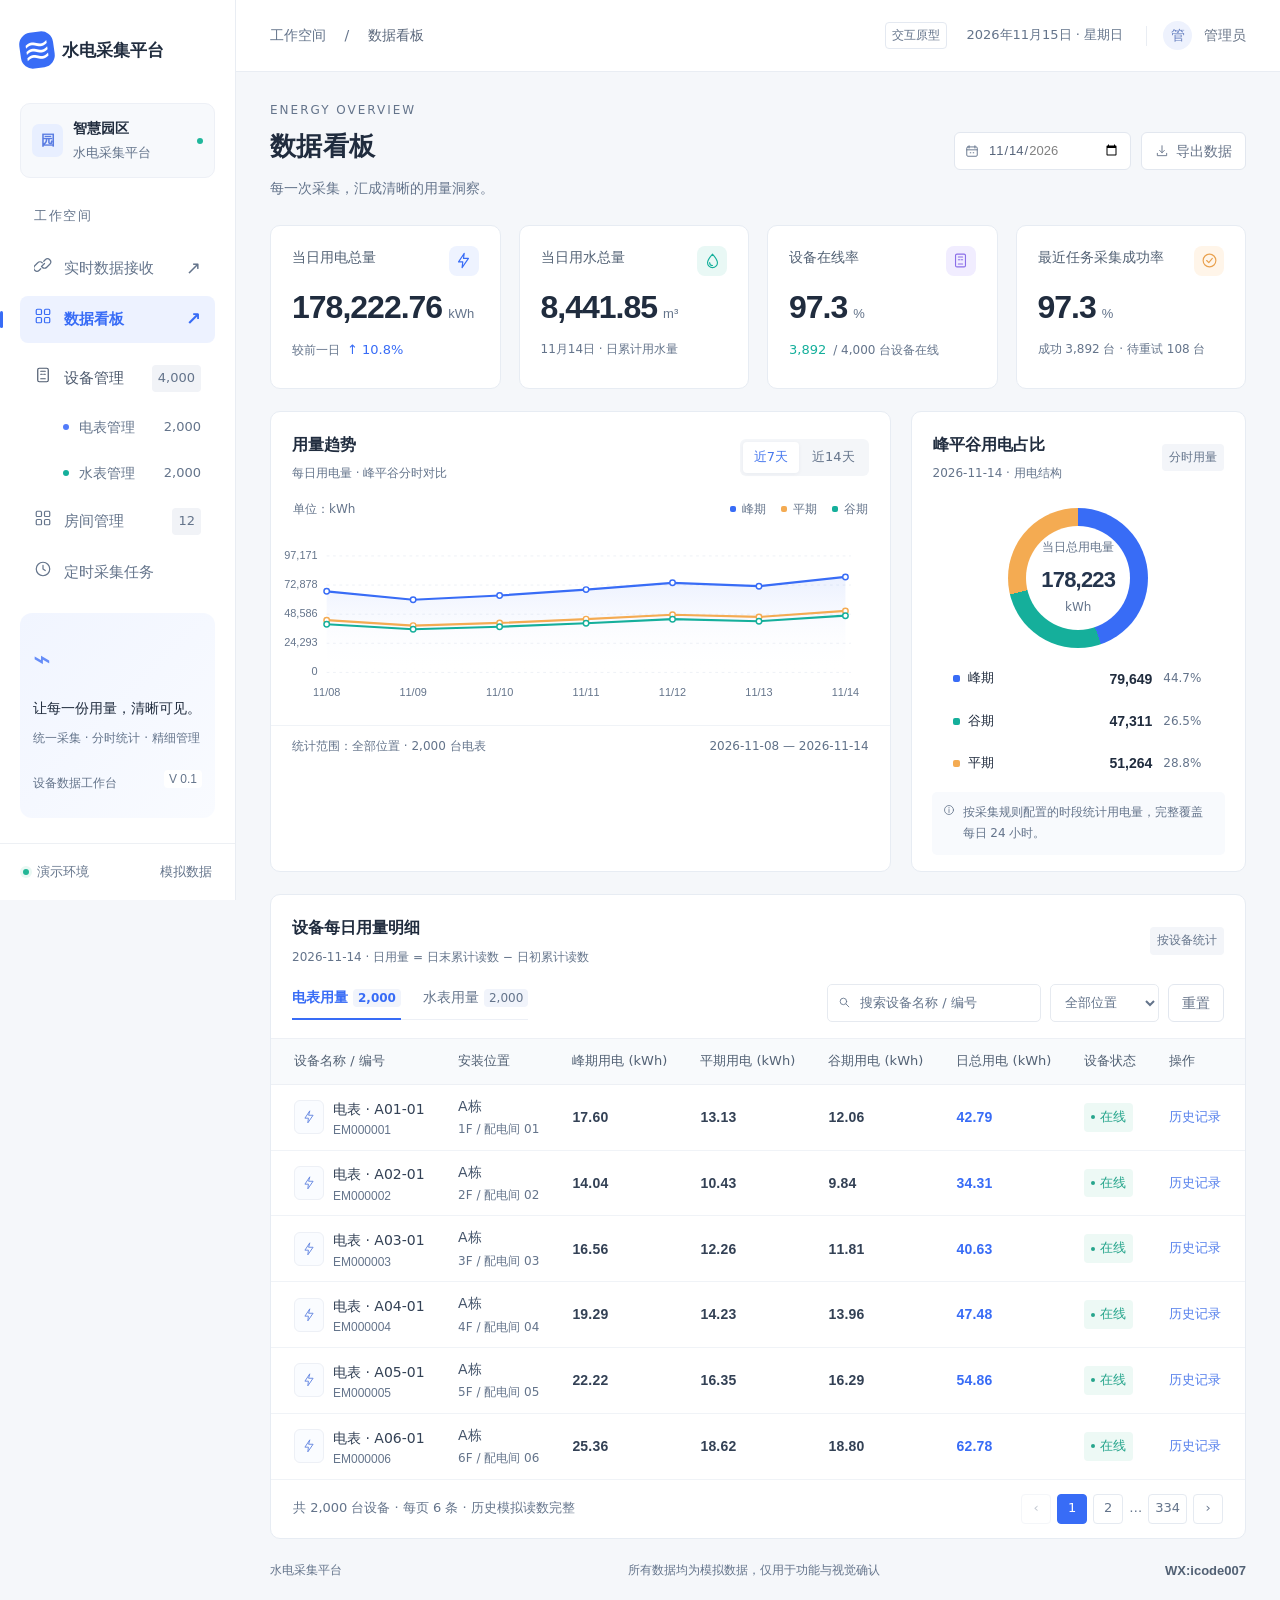
<file: index.html>
<!doctype html>
<html lang="zh-CN">
<head>
  <meta charset="UTF-8">
  <meta name="viewport" content="width=device-width,initial-scale=1">
  <title>水电采集平台</title>
  <link rel="stylesheet" href="styles.css">
</head>
<body>
  <aside class="sidebar">
    <a class="brand" href="#dashboard"><span class="brand-mark">≋</span><span>水电采集平台</span></a>
    <div class="workspace"><span class="workspace-icon">园</span><div>智慧园区<span>水电采集平台</span></div><span class="workspace-dot"></span></div>
    <div class="nav-label">工作空间</div>
    <nav>
      <a href="live.html" class="nav-item"><i data-icon="link"></i>实时数据接收<span class="nav-arrow">↗</span></a>
      <button data-page="dashboard" class="nav-item active"><i data-icon="grid"></i>数据看板<span class="nav-arrow">↗</span></button>
      <div class="nav-group"><i data-icon="device"></i>设备管理<span class="nav-count">4,000</span></div>
      <button data-page="electric" class="nav-item sub"><span class="small-dot electric"></span>电表管理<span class="sub-count">2,000</span></button>
      <button data-page="water" class="nav-item sub"><span class="small-dot water"></span>水表管理<span class="sub-count">2,000</span></button>
      <button data-page="rooms" class="nav-item"><i data-icon="grid"></i>房间管理<span class="nav-count" id="rooms-count">12</span></button>
      <button data-page="tasks" class="nav-item"><i data-icon="clock"></i>定时采集任务</button>
    </nav>
    <div class="sidebar-note"><div class="note-icon">⌁</div><b>让每一份用量，清晰可见。</b><p>统一采集 · 分时统计 · 精细管理</p><span>设备数据工作台 <span class="version">V 0.1</span></span></div>
    <div class="sidebar-bottom"><span class="pulse"></span>演示环境<span>模拟数据</span></div>
  </aside>
  <div class="app-shell">
    <header class="topbar"><div class="breadcrumb">工作空间 <span>/</span> <b id="breadcrumb">数据看板</b></div><div class="topbar-right"><span class="demo-label">交互原型</span><span class="today">2026年11月15日 · 星期日</span><span class="topbar-divider"></span><span class="avatar">管</span><span>管理员</span></div></header>
    <main id="main"></main>
    <footer><span>水电采集平台</span><span>所有数据均为模拟数据，仅用于功能与视觉确认</span><span class="design-credit">WX:icode007</span></footer>
  </div>
  <div id="modal-root"></div><div id="toast" role="status"></div>
  <script src="history.js"></script>
  <script src="rooms-model.js"></script>
  <script src="rooms.js"></script>
  <script src="app.js"></script>
</body>
</html>
</file>
<file: styles.css>
:root{--font-ui:"Microsoft YaHei","PingFang SC","Noto Sans CJK SC",system-ui,"Segoe UI",Arial,sans-serif;--font-number:"Segoe UI",Arial,"Microsoft YaHei",sans-serif;--bg:#f5f7fa;--text:#202c3e;--muted:#8b95a5;--line:#edf0f4;--blue:#386cf6;--teal:#15af9b;--orange:#f4ab52;--side:236px}*{box-sizing:border-box}body{margin:0;background:var(--bg);font:15px/1.6 var(--font-ui);color:var(--text)}button,input,select{font:inherit}button,a,input,select{outline-offset:4px}button{cursor:pointer}button{transition:background .15s,box-shadow .15s}a{color:inherit;text-decoration:none}.sidebar{position:fixed;inset:0 auto 0 0;width:var(--side);background:#fff;border-right:1px solid #e9edf3;padding:32px 20px 0;display:flex;flex-direction:column;z-index:20}.brand{display:flex;align-items:center;gap:11px;padding:0 12px;font-size:25px;letter-spacing:3px;font-weight:700}.brand-mark{width:40px;height:40px;border-radius:12px;background:var(--blue);color:white;display:grid;place-items:center;font-size:40px;line-height:1;font-weight:400;letter-spacing:0;transform:rotate(-8deg)}.brand-en{display:block;font-size:12px;letter-spacing:2px;margin-top:2px;color:#64748b}.workspace{display:flex;align-items:center;gap:10px;background:#f7f9fc;border:1px solid #edf0f6;border-radius:10px;padding:13px 11px;margin:35px 0 28px;font-size:14px;font-weight:600}.workspace-icon{background:#e8efff;color:#587be2;border-radius:7px;width:31px;height:33px;display:grid;place-items:center;font-size:14px}.workspace div span{display:block;font-size:13px;color:#64748b;margin-top:4px;font-weight:400}.workspace-dot{margin-left:auto;width:6px;height:6px;background:#20b79c;border-radius:50%}.nav-label{color:#64748b;font-size:13px;letter-spacing:1.5px;padding:0 14px;margin-bottom:14px}.nav-item,.nav-group{width:100%;display:flex;align-items:center;text-align:left;gap:12px;border:0;background:none;color:#64748b;height:47px;padding:0 14px;font-size:15px;border-radius:8px;margin:4px 0}.nav-item:hover{background:#f5f7fc}.nav-item.active{background:#edf2ff;color:var(--blue);font-weight:600}.nav-item.active:before{content:'';width:3px;background:var(--blue);height:17px;border-radius:2px;position:absolute;left:0}.nav-item svg,.nav-group svg{width:18px;height:18px}.nav-arrow{margin-left:auto;font-size:18px}.nav-group{margin-top:12px;color:#4c596d}.nav-count{font-size:13px;background:#f1f3f7;color:#64748b;padding:3px 6px;border-radius:4px;margin-left:auto}.nav-item.sub{padding-left:43px;font-size:14px;height:42px;gap:10px}.small-dot{width:6px;height:6px;border-radius:50%;background:#527cfa}.small-dot.water{background:var(--teal)}.sub-count{margin-left:auto;font-size:13px;color:#64748b}.sidebar-note{margin-top:auto;padding:22px 13px 24px;background:linear-gradient(135deg,#f1f5ff,#f9fbff);border-radius:12px;position:relative;margin-bottom:25px}.note-icon{font-size:30px;color:#668df8;margin-bottom:13px}.sidebar-note b{font-size:14px;font-weight:500}.sidebar-note p{font-size:12px;color:#64748b;margin:9px 0 22px}.sidebar-note>span{font-size:12px;color:#64748b}.version{float:right;font:12px var(--font-number);background:white;padding:2px 5px;border-radius:4px}.sidebar-bottom{margin:0 -20px;border-top:1px solid var(--line);height:57px;display:flex;align-items:center;gap:8px;padding:0 23px;font-size:13px;color:#64748b}.sidebar-bottom>span:last-child{margin-left:auto;color:#64748b}.pulse{width:6px;height:6px;background:#22b696;border-radius:50%;box-shadow:0 0 0 3px #e9f8f3}.app-shell{margin-left:var(--side)}.topbar{height:72px;background:#fff;border-bottom:1px solid #e9edf3;padding:0 34px;display:flex;align-items:center;justify-content:space-between}.breadcrumb{font-size:14px;color:#64748b}.breadcrumb span{margin:0 14px;color:#64748b}.breadcrumb b{font-weight:500;color:#5b687c}.topbar-right{display:flex;align-items:center;gap:12px;font-size:14px;color:#697588}.demo-label{font-size:12px;color:#64748b;border:1px solid #e4e9f1;padding:3px 6px;border-radius:4px}.today{font-size:13px;color:#64748b;margin:0 7px}.topbar-divider{height:20px;width:1px;background:#e9edf3;margin:0 4px}.avatar{display:grid;place-items:center;width:29px;height:29px;border-radius:50%;background:#eef2fd;color:#6881c0;font-size:14px}main{padding:29px 34px 0;max-width:1800px;margin:auto;min-height:calc(100vh - 124px)}.page-heading{display:flex;align-items:center;justify-content:space-between;margin-bottom:24px}.eyebrow{font-size:12px;letter-spacing:2px;color:#64748b;margin-bottom:6px}.page-heading h1{font-size:24px;letter-spacing:.4px;margin:0;font-weight:600}.page-heading p{font-size:14px;color:#64748b;margin:9px 0 0}.page-actions{display:flex;align-items:center;gap:10px}.btn{border:1px solid #e2e7ef;background:white;border-radius:6px;min-height:34px;padding:0 13px;display:inline-flex;align-items:center;justify-content:center;gap:7px;color:#677489;font-size:14px;white-space:nowrap}.btn:hover{background:#f5f7fc}.btn.primary{background:var(--blue);border-color:var(--blue);color:#fff;box-shadow:0 3px 7px #386cf619}.btn.primary:hover{background:#285ce3}.btn svg{width:14px;height:14px}.date-control{display:flex;align-items:center;gap:8px;border:1px solid #e2e7ef;border-radius:6px;background:white;padding:0 10px;height:34px;font-size:14px;color:#647186}.date-control input{border:0;width:112px;font:14px var(--font-number);color:#56647a;background:none}.date-control svg{width:14px;height:14px;color:#64748b}.summary-grid{display:grid;grid-template-columns:repeat(4,1fr);gap:18px;margin-bottom:22px}.summary-card{background:#fff;border:1px solid #e7ecf3;border-radius:10px;padding:20px 21px 16px;position:relative;overflow:hidden;min-height:146px}.summary-top{display:flex;align-items:center;justify-content:space-between;font-size:14px;color:#64748b}.stat-icon{width:30px;height:30px;border-radius:8px;display:grid;place-items:center;background:#eef3ff;color:var(--blue)}.stat-icon svg{width:17px;height:17px}.stat-icon.teal{background:#e9f8f5;color:var(--teal)}.stat-icon.purple{background:#f1edff;color:#8b6fe8}.stat-icon.orange{background:#fff5e9;color:#e9a04d}.stat-value{font-size:29px;font-weight:700;letter-spacing:-1px;margin:8px 0 13px;line-height:1.2}.stat-value small{font-size:14px;font-weight:400;letter-spacing:0;margin-left:7px;color:#64748b}.stat-foot{display:flex;align-items:center;gap:7px;font-size:12px;color:#64748b}.stat-foot b{color:var(--teal);font-size:13px;font-weight:500}.stat-foot .down{color:var(--blue)}.stat-spark{position:absolute;right:20px;bottom:17px;width:64px;height:24px}.dashboard-main{display:grid;grid-template-columns:minmax(0,1.85fr) minmax(300px,1fr);gap:20px;margin-bottom:22px}.panel{border:1px solid #e7ecf3;background:white;border-radius:10px;overflow:hidden}.panel-head{display:flex;justify-content:space-between;align-items:center;padding:20px 21px 0;gap:12px}.panel-title{font-size:15px;font-weight:600}.panel-subtitle{font-size:12px;color:#64748b;margin-top:6px}.segmented{display:flex;background:#f4f6f9;padding:3px;border-radius:6px;gap:2px}.segmented button{border:0;background:none;font-size:13px;padding:5px 11px;border-radius:4px;color:#64748b}.segmented button.selected{background:white;box-shadow:0 1px 4px #15264b0d;color:#4778ee}.legend{display:flex;gap:15px;align-items:center;font-size:12px;color:#64748b}.legend span{display:inline-flex;gap:6px;align-items:center}.legend i{width:6px;height:6px;border-radius:2px;background:var(--blue)}.legend i.teal{background:var(--teal)}.legend i.orange{background:var(--orange)}.chart-meta{display:flex;align-items:center;justify-content:space-between;padding:16px 22px 0;font-size:12px;color:#64748b}.trend-chart{height:206px;padding:8px 15px 10px 12px}.trend-chart svg{width:100%;height:100%;overflow:visible}.chart-axis{font:12px var(--font-number);fill:#64748b}.chart-grid{stroke:#edf0f5;stroke-dasharray:3 4}.chart-caption{border-top:1px solid #f0f3f7;padding:11px 21px;display:flex;justify-content:space-between;color:#64748b;font-size:12px}.chart-caption b{font-weight:500;color:#607188}.period-content{display:flex;align-items:center;gap:20px;padding:24px 24px 17px}.donut{width:140px;height:140px;flex-shrink:0;position:relative;border-radius:50%;background:conic-gradient(var(--blue) 0 44%,var(--teal) 44% 77%,var(--orange) 77% 100%)}.donut:after{content:'';position:absolute;inset:18px;background:#fff;border-radius:50%}.donut-center{position:absolute;inset:0;z-index:1;display:flex;align-items:center;justify-content:center;flex-direction:column;font-size:12px;color:#64748b}.donut-center b{font-size:22px;color:#25354d;font-weight:700;margin:5px 0 1px;letter-spacing:-.8px}.period-legend{flex:1;display:grid;gap:20px}.period-row{display:flex;align-items:center;font-size:13px;gap:8px;white-space:nowrap}.period-row i{height:7px;width:7px;border-radius:2px}.period-row strong{font-size:14px;font-weight:600;margin-left:auto}.period-row small{font-size:12px;color:#64748b;margin-left:3px;min-width:27px}.period-note{margin:0 20px 16px;padding:10px 11px;border-radius:5px;background:#f8fafd;color:#64748b;font-size:12px;line-height:1.8;display:flex;gap:8px}.period-note svg{width:12px;height:12px;flex-shrink:0;margin-top:2px}.table-panel .panel-head{padding-bottom:17px}.table-toolbar{display:flex;justify-content:space-between;align-items:center;padding:0 21px 16px;gap:14px}.tabs{display:flex;gap:22px;border-bottom:1px solid #edf0f6}.tabs button{border:0;background:none;padding:0 0 11px;color:#64748b;font-size:14px;position:relative}.tabs button.selected{color:var(--blue);font-weight:600}.tabs button.selected:after{content:'';position:absolute;bottom:-1px;left:0;right:0;height:2px;background:var(--blue)}.tabs button span{font-size:12px;background:#f1f4fb;padding:2px 5px;border-radius:4px;margin-left:5px}.filters{display:flex;align-items:center;gap:9px}.search{display:flex;align-items:center;gap:7px;border:1px solid #e6eaf0;border-radius:5px;padding:0 10px;height:31px;color:#64748b;background:#fff}.search svg{width:13px;height:13px}.search input{border:0;background:none;width:145px;font-size:13px;outline:none;color:#647186}.search input::placeholder{color:#64748b}select{border:1px solid #e6eaf0;border-radius:5px;height:31px;padding:0 25px 0 10px;color:#64748b;font-size:13px;background:#fff}table{border-collapse:collapse;width:100%;font-size:13px;white-space:nowrap}th{font-weight:400;color:#64748b;background:#f8fafc;text-align:left;height:38px;padding:0 16px;border-top:1px solid #edf0f5;border-bottom:1px solid #edf0f5}td{height:51px;border-bottom:1px solid #f0f3f7;padding:0 16px;color:#68768a}th:first-child,td:first-child{padding-left:23px}th:last-child,td:last-child{padding-right:23px}tbody tr:hover{background:#fbfcff}.table-wrap{overflow-x:auto}.device-cell{display:flex;align-items:center;gap:9px}.device-cell .mini-icon{width:27px;height:29px;display:grid;place-items:center;border:1px solid #edf0f6;border-radius:6px;color:#6386e0;background:#fafcff}.device-cell .mini-icon svg{width:14px;height:14px}.device-cell b{display:block;font-size:13px;color:#4c5c73;font-weight:500}.device-cell small{font:12px var(--font-number);color:#64748b;display:block;margin-top:3px}.number{font-family:var(--font-number);font-weight:600;color:#52637c;letter-spacing:.2px}.status{display:inline-flex;align-items:center;gap:5px;font-size:12px;color:#26a58c;background:#edf9f5;padding:4px 7px;border-radius:4px}.status:before{content:'';width:4px;height:4px;border-radius:50%;background:currentColor}.status.offline{color:#64748b;background:#f1f3f6}.status.warn{color:#d99a40;background:#fff7e9}.text-button{border:0;background:none;color:#5680ec;font-size:13px;padding:4px 0}.text-button+.text-button{margin-left:12px}.pagination{display:flex;align-items:center;justify-content:space-between;padding:14px 22px;color:#64748b;font-size:12px}.page-buttons{display:flex;align-items:center;gap:6px}.page-buttons button{height:25px;min-width:25px;padding:0 6px;border:1px solid #e5eaf1;border-radius:4px;color:#64748b;background:white;font-size:13px}.page-buttons button.current{background:var(--blue);color:#fff;border-color:var(--blue)}.page-buttons button:disabled{opacity:.4;cursor:default}footer{padding:22px 34px;display:flex;justify-content:space-between;color:#64748b;font-size:12px;max-width:1800px;margin:auto}.list-stats{display:flex;gap:30px;align-items:center;background:#fff;border:1px solid #e7ecf3;padding:21px 25px;border-radius:9px;margin-bottom:20px}.list-stat{flex:1;border-right:1px solid var(--line)}.list-stat:last-child{border:0}.list-stat>span{color:#64748b;font-size:13px}.list-stat b{font-size:23px;margin-left:16px;font-weight:700}.list-stat small{font-size:13px;color:#64748b;margin-left:5px}.list-panel .table-toolbar{padding-top:18px}.section-hint{font-size:13px;color:#64748b}.task-intro{display:flex;align-items:center;gap:11px;padding:13px 17px;background:#eef3ff;border:1px solid #e1e9fc;color:#6581bd;border-radius:7px;font-size:14px;margin-bottom:20px;line-height:1.8}.task-intro svg{width:17px;height:17px;flex-shrink:0}.rule-cell b{font-weight:500;color:#4e5e76;display:block;font-size:14px}.rule-cell small{display:block;font-size:12px;color:#64748b;margin-top:5px}.switch{background:#ccd3df;border:0;width:30px;height:17px;border-radius:9px;padding:2px;display:inline-flex;align-items:center;transition:.2s}.switch:after{content:'';background:#fff;height:13px;width:13px;border-radius:50%;box-shadow:0 1px 3px #0001}.switch.on{background:var(--blue)}.switch.on:after{margin-left:13px}.task-table td{height:72px}.task-table .text-button{margin-left:0;margin-right:12px}.two-column{display:grid;grid-template-columns:1.1fr 1fr;gap:20px;margin-top:20px}.timeline-list{padding:4px 23px 20px}.timeline-row{display:flex;gap:12px;border-bottom:1px solid #f0f3f7;padding:15px 0;align-items:center}.timeline-dot{height:7px;width:7px;border-radius:50%;background:var(--teal);box-shadow:0 0 0 4px #eaf8f4;margin:0 5px}.timeline-row div{flex:1}.timeline-row b{font-size:13px;font-weight:500;display:block}.timeline-row p{font-size:12px;color:#64748b;margin:5px 0 0}.timeline-row>span{font:12px var(--font-number);color:#64748b}.time-rules{padding:16px 22px 22px}.time-bar{height:28px;display:flex;border-radius:4px;overflow:hidden;margin:15px 0 8px}.time-bar span{display:grid;place-items:center;font-size:12px;color:#fff}.time-labels{display:flex;justify-content:space-between;font-size:12px;color:#64748b}.time-description{display:flex;flex-direction:column;gap:11px;margin-top:20px;font-size:13px;color:#64748b}.time-description b{font-weight:500;color:#576b87;margin-right:14px}.empty{padding:45px;text-align:center;color:#64748b}.modal-overlay{position:fixed;inset:0;background:#17284455;backdrop-filter:blur(3px);z-index:50;display:flex;align-items:center;justify-content:center;padding:30px}.modal{background:white;box-shadow:0 20px 80px #12264b33;border-radius:13px;width:720px;max-width:100%;max-height:90vh;overflow:auto}.modal-head{display:flex;align-items:center;justify-content:space-between;padding:21px 25px;border-bottom:1px solid var(--line)}.modal-head h2{font-size:16px;margin:0}.close{border:0;background:#f4f6f9;border-radius:50%;width:27px;height:27px;color:#64748b;font-size:18px}.modal-body{padding:23px 25px}.modal-footer{display:flex;justify-content:flex-end;gap:9px;border-top:1px solid var(--line);padding:16px 25px}.form-grid{display:grid;grid-template-columns:1fr 1fr;gap:18px}.field{display:flex;flex-direction:column;gap:8px;font-size:14px;color:#6d7c93}.field input,.field select{width:100%;height:36px;border:1px solid #e0e6ef;border-radius:5px;background:white;padding:0 10px;font-size:14px;color:#52637c}.field.full{grid-column:1/-1}.form-note{background:#f6f8fc;border-radius:6px;padding:12px;font-size:13px;color:#64748b;line-height:1.9;margin-top:18px}.detail-grid{display:grid;grid-template-columns:repeat(3,1fr);gap:20px;margin-bottom:25px}.detail-grid span{font-size:13px;color:#64748b;display:block;margin-bottom:7px}.detail-grid b{font-weight:500;font-size:14px}.detail-stats{display:grid;grid-template-columns:repeat(4,1fr);gap:10px;margin-bottom:20px}.detail-stats>div{background:#f6f8fc;padding:14px;border-radius:6px}.detail-stats span{font-size:12px;color:#64748b;display:block}.detail-stats b{font-size:19px;display:block;margin-top:7px}.detail-title{font-size:14px;font-weight:500;margin:18px 0 14px}.detail-chart{height:180px}.detail-chart svg{width:100%;height:100%}#toast{position:fixed;bottom:30px;left:calc(50% + 118px);transform:translate(-50%,20px);background:#243650;color:#fff;padding:12px 22px;border-radius:8px;box-shadow:0 6px 25px #162a4530;font-size:14px;z-index:100;opacity:0;transition:.25s;pointer-events:none}#toast.show{opacity:1;transform:translate(-50%,0)}.badge{font-size:12px;color:#64748b;background:#f3f5f9;padding:4px 7px;border-radius:4px}.filter-row{display:flex;gap:10px;align-items:center}.mobile-brand{display:none}.muted{color:#64748b}.online-text{color:var(--teal)}
@media(min-width:1600px){main{padding-top:35px}.summary-card{min-height:165px}.trend-chart{height:250px}.period-content{padding-top:35px;padding-bottom:32px}.donut{width:160px;height:160px}td{height:58px}.dashboard-main{grid-template-columns:1.9fr 1fr}}
@media(max-width:1200px){:root{--font-ui:"Microsoft YaHei","PingFang SC","Noto Sans CJK SC",system-ui,"Segoe UI",Arial,sans-serif;--font-number:"Segoe UI",Arial,"Microsoft YaHei",sans-serif;--side:210px}.sidebar{padding-left:15px;padding-right:15px}.sidebar-bottom{margin-left:-15px;margin-right:-15px}main{padding:24px 22px 0}.topbar{padding:0 22px}.period-content{gap:12px;padding:24px 15px}.donut{width:115px;height:115px}.donut:after{inset:15px}.donut-center b{font-size:19px}.period-row{font-size:12px;gap:5px}.period-row strong{font-size:14px}.period-row small{font-size:12px;min-width:22px;margin-left:0}.summary-grid{gap:12px}.summary-card{padding:16px}.today{display:none}.search input{width:120px}.dashboard-main{gap:15px;grid-template-columns:1.65fr 1fr}}
@media(max-width:980px){:root{--font-ui:"Microsoft YaHei","PingFang SC","Noto Sans CJK SC",system-ui,"Segoe UI",Arial,sans-serif;--font-number:"Segoe UI",Arial,"Microsoft YaHei",sans-serif;--side:180px}.brand{font-size:21px;gap:8px;padding:0 4px}.brand-mark{width:33px;height:35px}.brand-en{font-size:6px}.workspace{padding:10px 7px}.workspace-icon{display:none}.sidebar-note{padding:15px 8px}.sidebar-note b{font-size:12px}.sidebar-note p{font-size:12px}.nav-count,.sub-count{display:none}.nav-item.sub{padding-left:30px}.summary-grid{grid-template-columns:repeat(2,1fr)}.dashboard-main{grid-template-columns:1fr}.period-content{justify-content:center;gap:45px}.period-legend{max-width:230px}.donut{width:140px;height:140px}.table-toolbar{align-items:flex-start;flex-direction:column}.filters{flex-wrap:wrap}.two-column{grid-template-columns:1fr}.page-heading{align-items:flex-start;gap:15px}.page-actions{flex-wrap:wrap;justify-content:flex-end}.page-heading h1{font-size:22px}.list-stats{gap:15px}.list-stat b{display:block;margin:5px 0 0}.list-stat small{display:none}}
@media(max-width:650px){:root{--font-ui:"Microsoft YaHei","PingFang SC","Noto Sans CJK SC",system-ui,"Segoe UI",Arial,sans-serif;--font-number:"Segoe UI",Arial,"Microsoft YaHei",sans-serif;--side:0px}.sidebar{position:static;width:auto;flex-direction:row;padding:10px 12px;align-items:center;border-bottom:1px solid var(--line);gap:10px}.brand{font-size:18px;flex-shrink:0}.brand-mark{width:27px;height:29px;font-size:28px}.brand-en{display:none}.workspace,.nav-label,.nav-group,.sidebar-note,.sidebar-bottom,.nav-arrow,.small-dot{display:none}.sidebar nav{display:flex;flex:1;justify-content:flex-end;gap:2px}.nav-item,.nav-item.sub{padding:7px;font-size:13px;height:auto;width:auto;margin:0;white-space:nowrap;gap:3px}.nav-item svg{display:none}.nav-item.active:before{display:none}.topbar{height:48px;padding:0 15px}.topbar-right{gap:7px}.demo-label{display:none}.topbar-right>span:last-child{display:none}main{padding:20px 13px 0}.page-heading{flex-direction:column;margin-bottom:18px}.page-heading p{font-size:13px}.page-actions{justify-content:flex-start}.stat-value{font-size:25px}.summary-card{padding:13px;min-height:130px}.summary-top{font-size:13px}.stat-spark{width:44px;right:12px}.stat-foot{font-size:12px}.summary-grid{gap:10px}.panel-head{padding:16px 14px 0}.table-toolbar{padding-left:14px;padding-right:14px}.filters{gap:6px}.search input{width:120px}footer{padding:20px 14px;gap:12px;font-size:12px}.modal-overlay{padding:12px}.modal-body{padding:18px}.form-grid{grid-template-columns:1fr}.field.full{grid-column:auto}.detail-grid{grid-template-columns:repeat(2,1fr)}.detail-stats{grid-template-columns:repeat(2,1fr)}#toast{left:50%;width:max-content;max-width:90vw}.period-content{gap:25px}.time-rules{padding-left:14px;padding-right:14px}.list-stats{padding:15px;gap:10px}.list-stat b{font-size:20px}.list-stat>span{font-size:12px}.list-stat{border:0}.page-heading h1{font-size:23px}.panel-title{font-size:14px}}

.panel-head>svg{width:18px;height:18px;color:#15af9b;flex-shrink:0}

/* Readable Chinese typography and comfortable data density. */
body{font-weight:400;line-height:1.6}
button,input,select{font-family:var(--font-ui)}
.number,.stat-value,.period-row strong,.donut-center b{font-family:var(--font-number);font-variant-numeric:tabular-nums}
.page-heading h1{font-size:26px;font-weight:700}
.page-heading p,.panel-subtitle{line-height:1.7}
.panel-title{font-size:16px;font-weight:600}
.summary-card{min-height:164px}
.summary-top{color:#526174;font-weight:500}
.stat-value{font-size:32px;margin-top:12px}
.stat-value small{color:#64748b;font-size:13px}
.stat-foot{line-height:1.7;flex-wrap:wrap}
.stat-spark{display:none}
.btn{min-height:38px;font-size:14px}
.search,.date-control,select{height:38px}
.search input{width:172px;font-size:13px}
.date-control input{width:133px;font-size:13px}
.filters{flex-wrap:wrap}
.table-toolbar{flex-wrap:wrap;row-gap:16px}
.tabs button{font-size:14px}
.tabs button span{font-size:12px}
table{font-size:14px}
th{height:46px;font-size:13px;font-weight:500;color:#526174}
td{height:62px;color:#46566c;line-height:1.6;padding-top:10px;padding-bottom:10px}
.device-cell b{font-size:14px;color:#334155}
.device-cell small{font-size:12px;color:#64748b}
.device-cell .mini-icon{width:30px;height:34px;flex-shrink:0}
.number{font-weight:600;color:#334155}
.status,.text-button{font-size:13px}
.pagination{font-size:13px;gap:15px;flex-wrap:wrap}
.page-buttons button{height:30px;min-width:30px;font-size:13px}
.period-content{flex-wrap:wrap;justify-content:center;gap:20px}
.period-legend{min-width:155px;max-width:250px}
.period-row{font-size:13px}
.period-row strong{font-size:14px}
.period-row small{font-size:12px;min-width:40px}
.period-note{font-size:12px;line-height:1.8}
.chart-caption{font-size:12px;gap:12px;flex-wrap:wrap}
.chart-axis{font-size:12px;fill:#64748b}
.rule-cell b,.rule-cell small,.timeline-row b,.timeline-row p{font-size:13px}
.task-table td{height:90px}
.task-intro,.time-description,.form-note{font-size:13px;line-height:1.9}
.modal{width:800px}
.modal-head h2{font-size:18px}
.field{font-size:14px}
.field input,.field select{height:42px;font-size:14px}
.detail-grid span{font-size:13px}
.detail-grid b{font-size:14px}
.detail-title{font-size:15px}
.detail-stats span{font-size:13px}
.timeline-row>span{font-size:12px}
.switch{width:36px;height:21px}
.switch:after{width:17px;height:17px}
.switch.on:after{margin-left:15px}
@media(max-width:1200px){.dashboard-main{grid-template-columns:minmax(0,1.5fr) minmax(310px,1fr)}.table-toolbar{align-items:flex-start}.table-toolbar .filters{margin-left:auto}.stat-value{font-size:29px}.summary-card{padding:16px}.period-content{gap:16px}.donut{width:120px;height:120px}.donut-center b{font-size:20px}}
@media(max-width:980px){.dashboard-main{grid-template-columns:1fr}.period-content{gap:40px}.donut{width:140px;height:140px}.table-toolbar .filters{margin-left:0}.page-heading{flex-wrap:wrap}.sidebar-note{display:none}.sidebar-bottom{margin-top:auto}}
@media(max-width:650px){.sidebar{flex-wrap:wrap}.sidebar nav{flex-basis:100%;justify-content:space-between}.nav-item,.nav-item.sub{font-size:13px;padding:9px}.page-heading h1{font-size:24px}.summary-top{font-size:13px}.stat-value{font-size:27px}.stat-foot{font-size:12px}.page-actions{flex-wrap:wrap}.search input{width:155px}.summary-card{min-height:162px}.period-content{gap:20px}.panel-head{flex-wrap:wrap}.table-toolbar .filters{width:100%}}

.brand-en{font-size:9px;letter-spacing:1.2px;white-space:nowrap}.brand{line-height:1.3}.table-toolbar .tabs{flex-shrink:0}

.stat-value{display:flex;align-items:baseline;flex-wrap:wrap;column-gap:6px;row-gap:2px}.stat-value small{margin-left:0}.summary-top{align-items:flex-start;gap:8px}.stat-icon{flex-shrink:0}

/* A device's history has its own query range and pagination. */
.history-back-row{display:flex;align-items:center;justify-content:space-between;gap:15px;margin-bottom:17px}
.history-back-row>span{font-size:12px;color:#64748b}
.history-device{padding:22px 24px;margin-bottom:18px}
.history-device-title{display:flex;align-items:center;gap:15px;padding-bottom:20px;border-bottom:1px solid var(--line)}
.history-device-title .device-cell .mini-icon{width:38px;height:42px}
.history-device-title .device-cell b{font-size:17px;font-weight:600}
.history-device-title .device-cell small{font-size:13px}
.history-device-title>.badge{margin-left:auto}
.history-device-fields{display:grid;grid-template-columns:1.3fr 1fr 1fr 1.2fr;gap:20px;padding-top:18px}
.history-device-fields span{display:block;font-size:12px;color:#64748b;margin-bottom:6px}
.history-device-fields b{font-size:13px;font-weight:500;overflow-wrap:anywhere}
.history-filter{padding:20px 24px;margin-bottom:23px}
.history-filter-top{display:flex;justify-content:space-between;align-items:center;margin-bottom:17px;gap:14px}
.history-filter-top>b{font-size:14px;font-weight:600}
.history-query{display:flex;gap:12px;align-items:flex-end;flex-wrap:wrap}
.history-query label{display:flex;flex-direction:column;gap:7px;font-size:12px;color:#64748b}
.history-query input{height:39px;border:1px solid #dce3ed;border-radius:5px;padding:0 11px;font:14px var(--font-number);color:#334155;min-width:158px;background:#fff}
.history-range-separator{font-size:13px;color:#64748b;align-self:flex-end;line-height:39px}
.history-query-help{font-size:12px;color:#64748b;align-self:flex-end;line-height:39px;margin-left:auto}
.history-range-title{display:flex;align-items:center;justify-content:space-between;gap:12px;margin-bottom:13px;flex-wrap:wrap;font-size:12px;color:#64748b}
.history-range-title>b{font-size:14px;font-weight:600;color:#334155}
.history-summary .stat-value{font-size:28px}
.history-summary .summary-card{min-height:155px}
.history-trend{margin-bottom:22px}
.history-chart-scroll{overflow-x:auto}
.history-trend-chart{height:245px;margin-top:12px;padding-bottom:20px;min-width:620px}
.history-trend-chart svg{display:block}
.history-table-panel .panel-head{align-items:flex-start;flex-wrap:wrap}
.history-daily-table td{height:64px}
.history-date{font-family:var(--font-number);font-weight:600;color:#334155}
.history-date small{display:block;color:#64748b;font-size:12px;font-weight:400;margin-top:3px}
.history-total{color:#386cf6;font-weight:700}
.history-total.water-total{color:#0e8e7d}
.history-footnote{display:flex;gap:9px;margin-bottom:16px;align-items:flex-start}
.history-footnote>svg{width:17px;height:17px;flex-shrink:0;margin-top:4px}
.history-table-panel .page-buttons{flex-wrap:wrap}
@media(max-width:1100px){.history-device-fields{grid-template-columns:1fr 1fr}.history-query-help{margin-left:0;width:100%;line-height:1.6}.history-summary .stat-value{font-size:25px}}
@media(max-width:650px){.history-back-row>span{display:none}.history-device,.history-filter{padding:17px}.history-device-title{flex-wrap:wrap;gap:10px}.history-device-title>.badge{display:none}.history-device-fields{gap:17px}.history-device-fields>div:first-child{grid-column:1/-1}.history-device-title .device-cell b{font-size:16px}.history-filter-top{align-items:flex-start;flex-direction:column}.history-query{gap:10px}.history-query label{flex:1;min-width:0}.history-query input{width:100%;min-width:0;font-size:13px;padding:0 6px}.history-range-separator{display:none}.history-query>.btn{width:100%}.history-query-help{font-size:12px;line-height:1.8}.history-range-title{font-size:12px}.history-trend .legend{flex-wrap:wrap}.history-table-panel .pagination{padding:14px}.history-table-panel .page-buttons{gap:4px}.history-table-panel .section-hint{font-size:12px}.history-summary .stat-value{font-size:25px}.history-summary .stat-foot{font-size:12px}.history-footnote{font-size:12px}}

.brand{font-size:17px;letter-spacing:0;gap:8px;padding:0;white-space:nowrap}.brand-mark{width:34px;height:36px;font-size:34px;flex-shrink:0}

footer{flex-wrap:wrap;gap:10px 20px}.design-credit{font-family:var(--font-number);font-size:13px;font-weight:600;color:#526174;white-space:nowrap}
.room-toolbar{padding:20px;display:flex;gap:10px;align-items:center;flex-wrap:wrap}.room-toolbar select{height:36px;border:1px solid #e0e6ef;border-radius:6px;padding:0 10px;color:#52637c;background:white}.room-toolbar .search input{width:210px}.room-sub{display:block;color:#8491a4;font-size:12px;font-weight:400;margin-top:5px}.rooms-table{min-width:1100px}.rooms-table b{font-weight:500}.room-meter{display:inline-block;font:13px var(--font-number);color:#386cf6}.room-meter.water{color:#139b88}.room-bindings{display:grid;grid-template-columns:1fr 1fr;gap:14px;margin-top:20px}.room-bind-card{border:1px solid #e4eaf3;border-radius:8px;padding:15px;background:#fbfcff}.room-bind-card>b{display:block;font-size:14px;margin-bottom:10px;color:#394b67}.room-bind-card .btn{margin-top:12px}.room-bind-card .room-sub{margin-bottom:7px}.room-error{color:#bf4e45;font-size:13px;margin-top:10px}.field textarea{font:inherit;border:1px solid #e0e6ef;border-radius:5px;padding:10px;resize:vertical;min-height:64px;color:#52637c}#room-picker{border:1px solid #dce6f7;border-radius:8px;padding:14px;margin-top:16px;background:#f8faff}#room-picker[hidden]{display:none}.room-picker-head,.room-picker-foot{display:flex;align-items:center;gap:10px;justify-content:space-between;font-size:12px;color:#64748b}.room-picker-head b{font-size:14px;color:#334b70}#room-picker-search{width:100%;height:35px;border:1px solid #dce3ee;border-radius:5px;padding:0 10px;margin:10px 0;font-size:13px}.room-meter-choice{display:flex;justify-content:space-between;align-items:center;width:100%;text-align:left;background:white;border:1px solid #e8edf5;border-radius:5px;padding:10px;margin:5px 0;color:#536883;font-size:12px;gap:10px}.room-meter-choice:hover:enabled{border-color:#386cf6;background:#eff4ff}.room-meter-choice:disabled{opacity:.55;cursor:not-allowed}.room-meter-choice b{display:block;font-size:13px;font-weight:500}.room-meter-choice small{display:block;color:#8b98a9;margin-top:4px}.room-picker-foot>span{margin-right:auto}.room-picker-foot .btn{padding:5px 10px}.room-binding-log{max-height:230px;overflow:auto}.room-binding-log>div{font-size:13px;padding:10px 0;border-bottom:1px solid #edf0f4}.room-binding-log small{display:block;color:#8190a5;margin-top:5px}@media(max-width:650px){.room-bindings{grid-template-columns:1fr}.room-toolbar{padding:14px}.room-toolbar .search{width:100%}.room-toolbar .search input{width:100%}.sidebar nav{overflow-x:auto;justify-content:flex-start}.sidebar .brand{display:none}.room-picker-foot{flex-wrap:wrap}}
</file>
